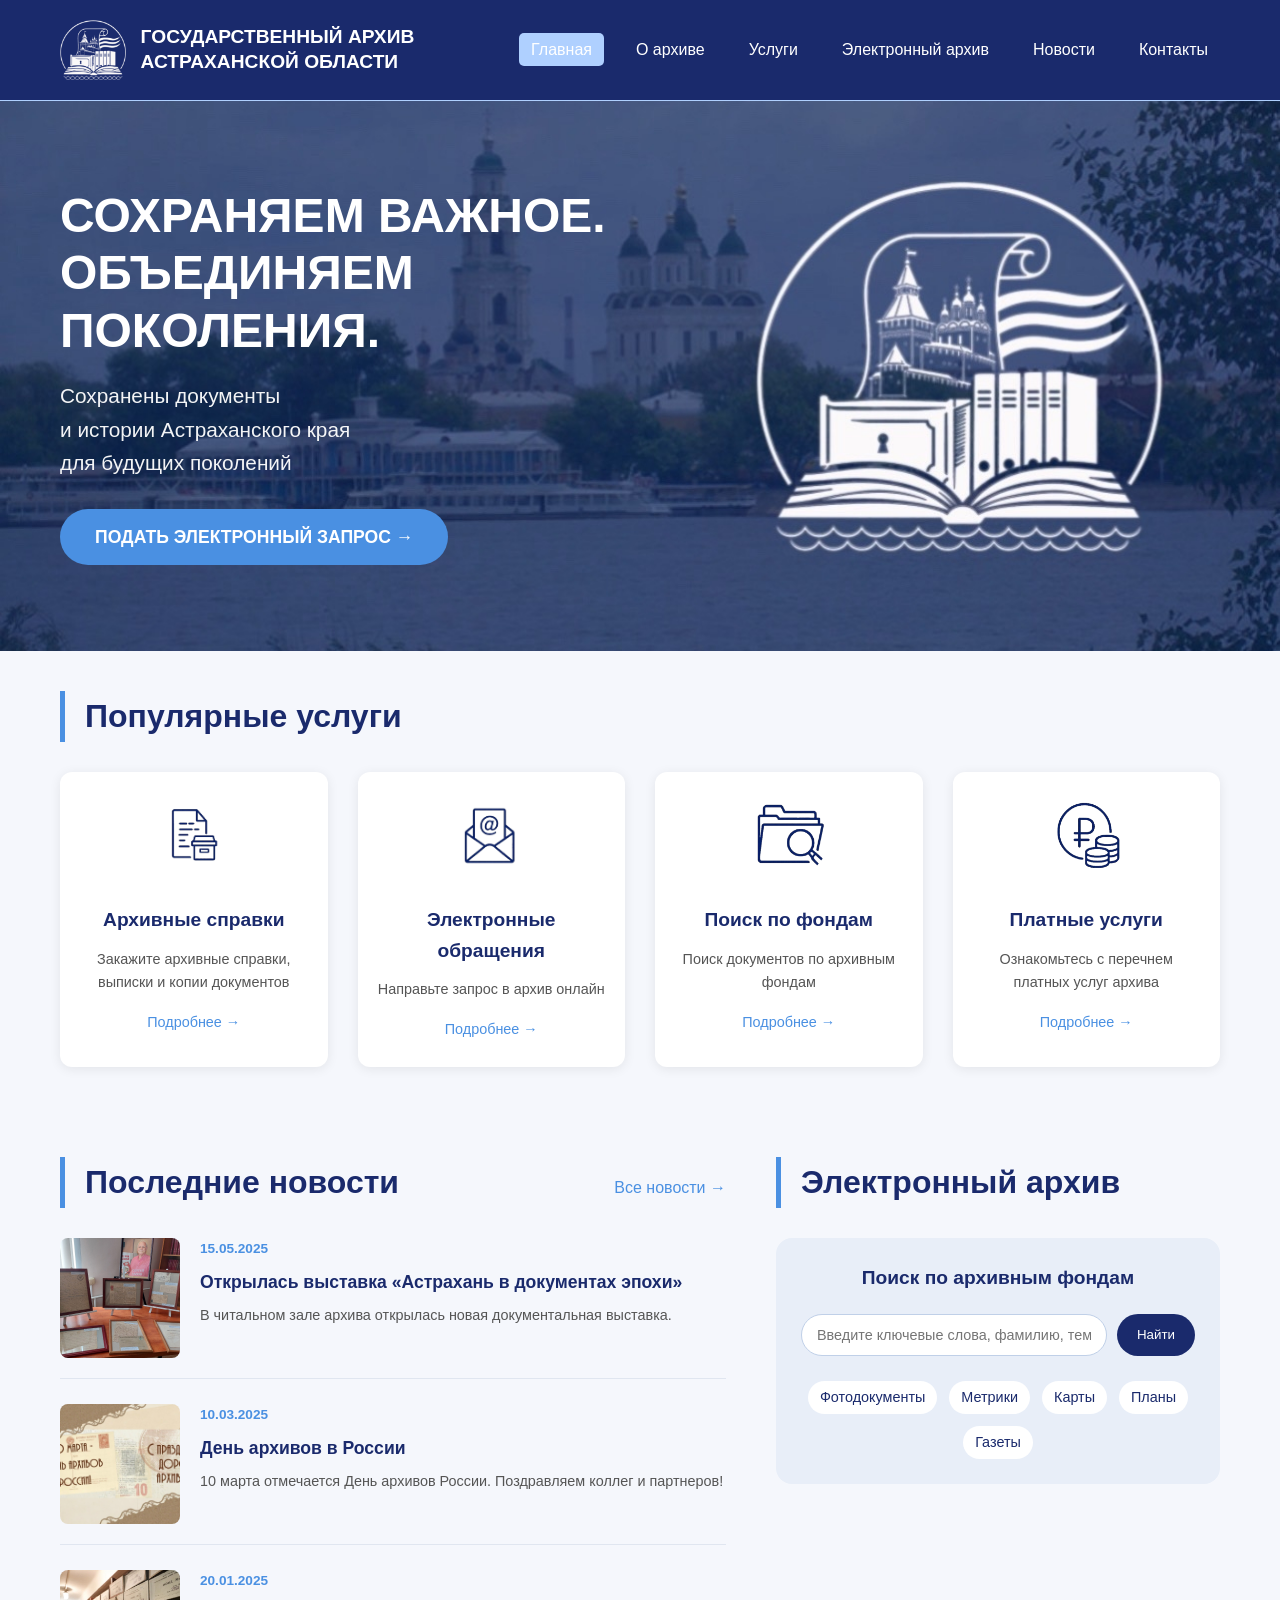
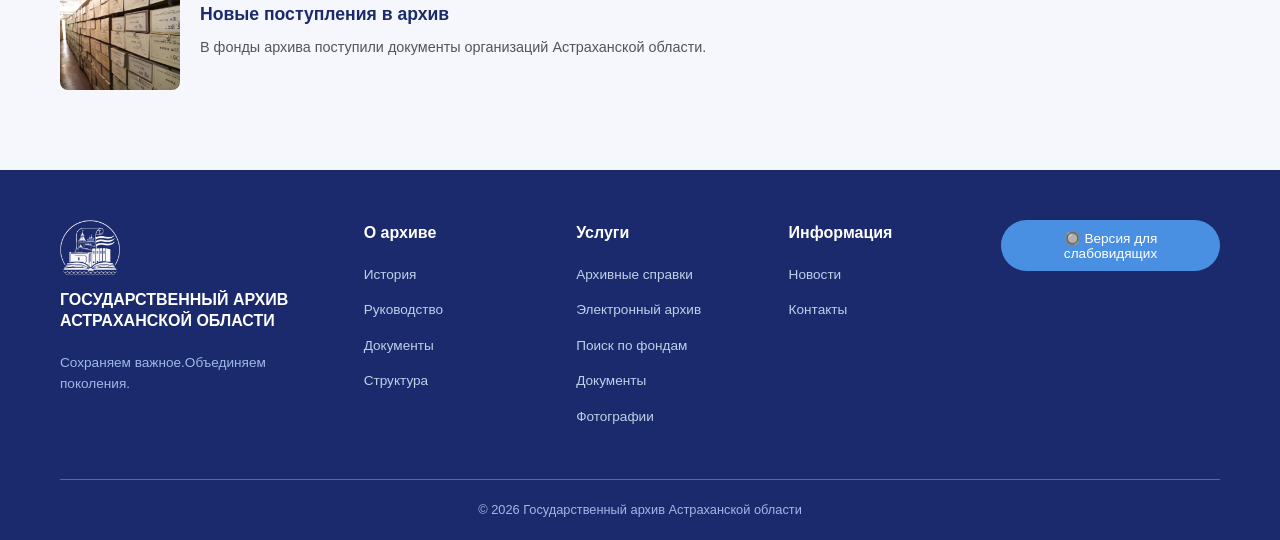
<file: index.html>
<!DOCTYPE html>
<html lang="ru">
<head>
    <meta charset="UTF-8">
    <meta name="viewport" content="width=device-width, initial-scale=1.0">
    <title>Главная - Государственный архив Астраханской области</title>
    <link rel="stylesheet" href="style.css">
</head>
<body>
    <header>
        <div class="container header-container">
            <div class="logo-area">
                <img src="images/logo.png" alt="Логотип" class="logo">
                <h1>ГОСУДАРСТВЕННЫЙ АРХИВ<br>АСТРАХАНСКОЙ ОБЛАСТИ</h1>
            </div>
            <nav>
                <ul>
                    <li><a href="index.html" class="active">Главная</a></li>
                    <li><a href="about.html">О архиве</a></li>
                    <li><a href="services.html">Услуги</a></li>
                    <li><a href="e-archive.html">Электронный архив</a></li>
                    <li><a href="news.html">Новости</a></li>
                    <li><a href="contacts.html">Контакты</a></li>
                </ul>
            </nav>
        </div>
    </header>

    <section class="hero-banner">
        <div class="container banner-content">
            <h2>СОХРАНЯЕМ ВАЖНОЕ.<br>ОБЪЕДИНЯЕМ ПОКОЛЕНИЯ.</h2>
            <p class="banner-subtitle">Сохранены документы <br>и истории Астраханского края <br>для будущих поколений</p>
            <a href="#" class="btn-banner">ПОДАТЬ ЭЛЕКТРОННЫЙ ЗАПРОС →</a>
        </div>
    </section>

    <main class="container">

        <section>
            <h2 class="section-title">Популярные услуги</h2>
            <div class="services-grid">
                <div class="service-card">
                    <img src="images/service-1.png" alt="Архивные справки" class="service-img">
                    <h3>Архивные справки</h3>
                    <p>Закажите архивные справки, выписки и копии документов</p>
                    <a href="services.html" class="service-link">Подробнее →</a>
                </div>
                <div class="service-card">
                    <img src="images/service-2.png" alt="Электронные обращения" class="service-img">
                    <h3>Электронные обращения</h3>
                    <p>Направьте запрос в архив онлайн</p>
                    <a href="services.html" class="service-link">Подробнее →</a>
                </div>
                <div class="service-card">
                    <img src="images/service-3.png" alt="Поиск по фондам" class="service-img">
                    <h3>Поиск по фондам</h3>
                    <p>Поиск документов по архивным фондам</p>
                    <a href="services.html" class="service-link">Подробнее →</a>
                </div>
                <div class="service-card">
                    <img src="images/service-4.png" alt="Платные услуги" class="service-img">
                    <h3>Платные услуги</h3>
                    <p>Ознакомьтесь с перечнем платных услуг архива</p>
                    <a href="services.html" class="service-link">Подробнее →</a>
                </div>
            </div>
        </section>

        <div class="two-columns">
            <div class="left-column">
                <div class="news-header">
                    <h2 class="section-title" style="margin-bottom: 10px;">Последние новости</h2>
                    <a href="news.html" class="all-news-link">Все новости →</a>
                </div>

                <div class="news-list-with-photo">
                    <div class="news-item-with-photo">
                        <img src="images/news-1.jpg" alt="Выставка" class="news-photo">
                        <div class="news-content">
                            <div class="news-date">15.05.2025</div>
                            <h3>Открылась выставка «Астрахань в документах эпохи»</h3>
                            <p>В читальном зале архива открылась новая документальная выставка.</p>
                        </div>
                    </div>

                    <div class="news-item-with-photo">
                        <img src="images/news-2.jpg" alt="День архивов" class="news-photo">
                        <div class="news-content">
                            <div class="news-date">10.03.2025</div>
                            <h3>День архивов в России</h3>
                            <p>10 марта отмечается День архивов России. Поздравляем коллег и партнеров!</p>
                        </div>
                    </div>

                    <div class="news-item-with-photo">
                        <img src="images/news-3.jpg" alt="Новые поступления" class="news-photo">
                        <div class="news-content">
                            <div class="news-date">20.01.2025</div>
                            <h3>Новые поступления в архив</h3>
                            <p>В фонды архива поступили документы организаций Астраханской области.</p>
                        </div>
                    </div>
                </div>
            </div>

            <div class="right-column">
                <h2 class="section-title">Электронный архив</h2>
                <div class="archive-block">
                    <h3>Поиск по архивным фондам</h3>
                    <div class="search-box">
                        <input type="text" placeholder="Введите ключевые слова, фамилию, тему...">
                        <button class="search-btn">Найти</button>
                    </div>
                    <div class="archive-tags">
                        <a href="#">Фотодокументы</a>
                        <a href="#">Метрики</a>
                        <a href="#">Карты</a>
                        <a href="#">Планы</a>
                        <a href="#">Газеты</a>
                    </div>
                </div>
            </div>
        </div>
    </main>

    <footer class="footer">
    <div class="container">
        <div class="footer-grid">
            <div class="footer-logo">
                <img src="images/logo.png" alt="Логотип" class="footer-logo-img">
                <h2>ГОСУДАРСТВЕННЫЙ АРХИВ АСТРАХАНСКОЙ ОБЛАСТИ</h2>
                <p class="footer-slogan">Сохраняем важное.Объединяем поколения.</p>
            </div>

            <div class="footer-col">
                <h3>О архиве</h3>
                <ul>
                    <li><a href="about.html">История</a></li>
                    <li><a href="about.html">Руководство</a></li>
                    <li><a href="about.html">Документы</a></li>
                    <li><a href="about.html">Структура</a></li>
                </ul>
            </div>

            <div class="footer-col">
                <h3>Услуги</h3>
                <ul>
                    <li><a href="services.html">Архивные справки</a></li>
                    <li><a href="e-archive.html">Электронный архив</a></li>
                    <li><a href="search.html">Поиск по фондам</a></li>
                    <li><a href="documents.html">Документы</a></li>
                    <li><a href="photos.html">Фотографии</a></li>
                </ul>
            </div>

            <div class="footer-col">
                <h3>Информация</h3>
                <ul>
                    <li><a href="news.html">Новости</a></li>
                    <li><a href="contacts.html">Контакты</a></li>
                </ul>
            </div>

            <div class="footer-col footer-blind">
                <button class="blind-btn" id="blindVersionBtn">🔘 Версия для слабовидящих</button>
            </div>
        </div>

        <div class="footer-bottom">
            <p>© 2026 Государственный архив Астраханской области</p>
        </div>
    </div>
</footer>
</body>
</html>
</file>
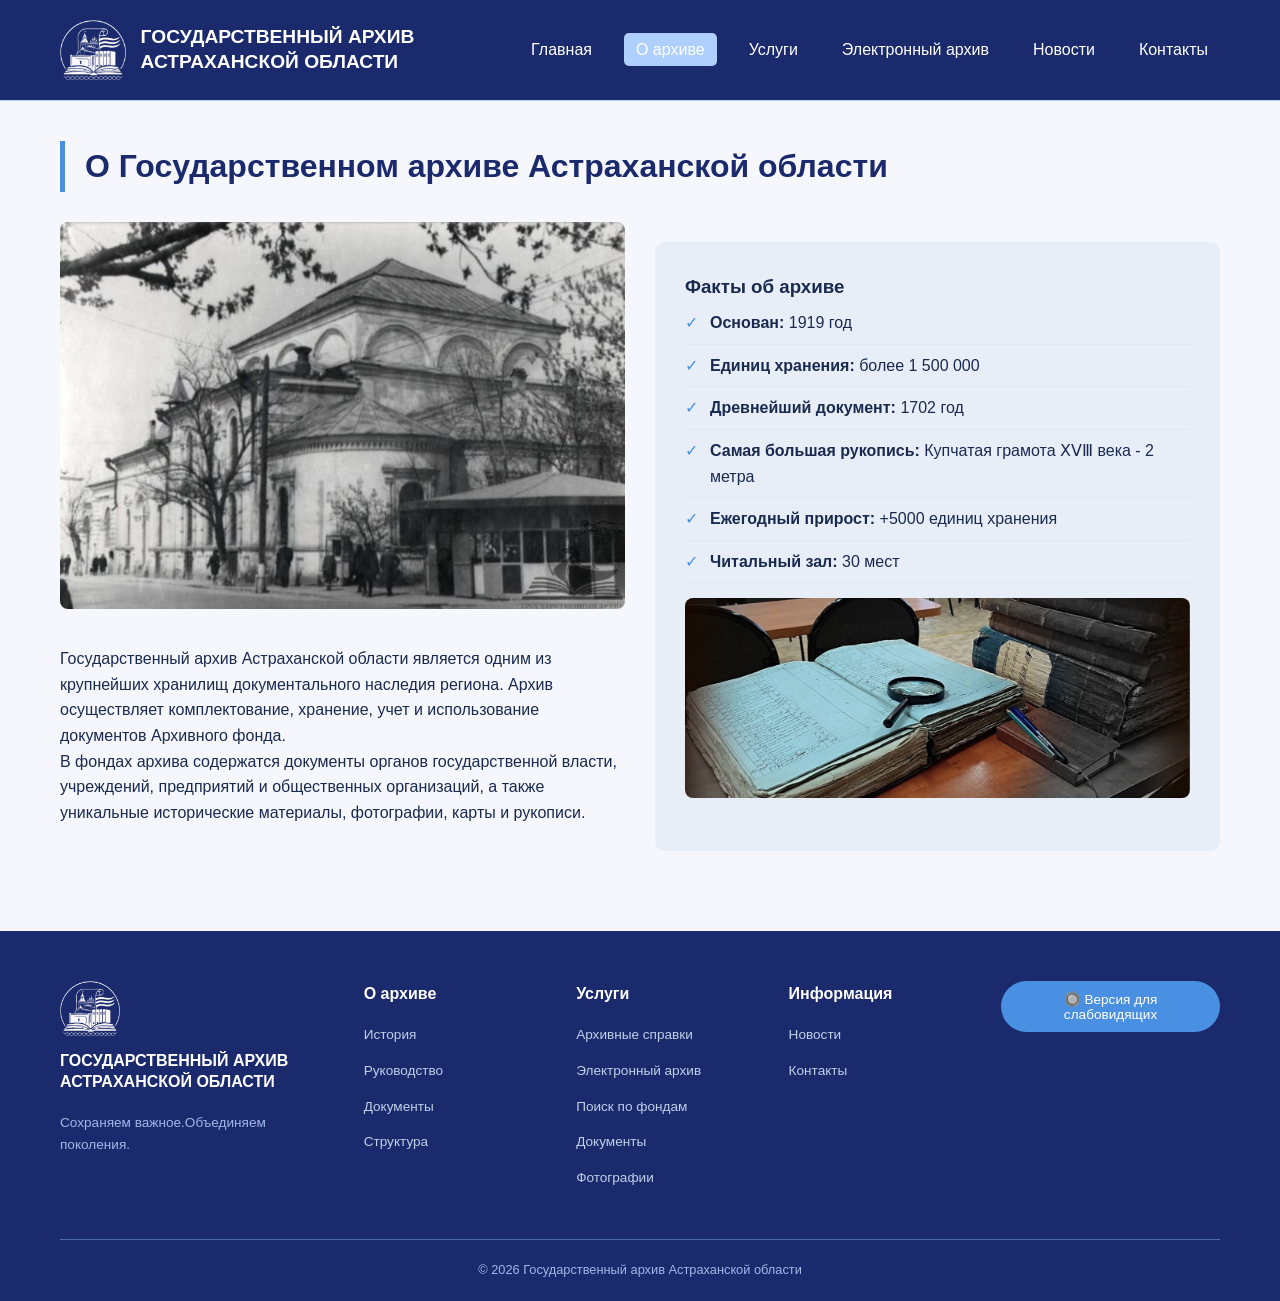
<file: about.html>
<!DOCTYPE html>
<html lang="ru">
<head>
    <meta charset="UTF-8">
    <meta name="viewport" content="width=device-width, initial-scale=1.0">
    <title>О архиве</title>
    <link rel="stylesheet" href="style.css">
</head>
<body>
<header>
        <div class="container header-container">
            <div class="logo-area">
                <img src="images/logo.png" alt="Логотип" class="logo">
                <h1>ГОСУДАРСТВЕННЫЙ АРХИВ<br>АСТРАХАНСКОЙ ОБЛАСТИ</h1>
            </div>
            <nav>
                <ul>
                    <li><a href="index.html">Главная</a></li>
                    <li><a href="about.html"class="active">О архиве</a></li>
                    <li><a href="services.html">Услуги</a></li>
                    <li><a href="e-archive.html">Электронный архив</a></li>
                    <li><a href="news.html">Новости</a></li>
                    <li><a href="contacts.html">Контакты</a></li>
                </ul>
            </nav>
        </div>
    </header>

    <main class="container">
        <h2 class="section-title">О Государственном архиве Астраханской области</h2>
        
        <div class="grid-2">
            <div>
                <img src="images/archive-building.jpg" alt="Здание архива" class="card-img" style="height: auto;">
                <p style="margin-top: 15px;">Государственный архив Астраханской области является одним из крупнейших хранилищ документального наследия региона. Архив осуществляет комплектование, хранение, учет и использование документов Архивного фонда.</p>
                <p>В фондах архива содержатся документы органов государственной власти, учреждений, предприятий и общественных организаций, а также уникальные исторические материалы, фотографии, карты и рукописи.</p>
            </div>
            <div class="info-block">
                <h3>Факты об архиве</h3>
                <ul class="service-list">
                    <li><strong>Основан:</strong> 1919 год</li>
                    <li><strong>Единиц хранения:</strong> более 1 500 000</li>
                    <li><strong>Древнейший документ:</strong> 1702 год</li>
                    <li><strong>Самая большая рукопись:</strong> Купчатая грамота ⅩⅤⅢ века - 2 метра</li>
                    <li><strong>Ежегодный прирост:</strong> +5000 единиц хранения</li>
                    <li><strong>Читальный зал:</strong> 30 мест</li>
                </ul>
                <img src="images/reading-room.jpg" alt="Читальный зал" class="card-img" style="margin-top: 15px;">
            </div>
        </div>
    </main>

   <footer class="footer">
    <div class="container">
        <div class="footer-grid">
            <div class="footer-logo">
                <img src="images/logo.png" alt="Логотип" class="footer-logo-img">
                <h2>ГОСУДАРСТВЕННЫЙ АРХИВ АСТРАХАНСКОЙ ОБЛАСТИ</h2>
                <p class="footer-slogan">Сохраняем важное.Объединяем поколения.</p>
            </div>

            <div class="footer-col">
                <h3>О архиве</h3>
                <ul>
                    <li><a href="about.html">История</a></li>
                    <li><a href="management.html">Руководство</a></li>
                    <li><a href="documents.html">Документы</a></li>
                    <li><a href="structure.html">Структура</a></li>
                </ul>
            </div>

            <div class="footer-col">
                <h3>Услуги</h3>
                <ul>
                    <li><a href="services.html">Архивные справки</a></li>
                    <li><a href="e-archive.html">Электронный архив</a></li>
                    <li><a href="search.html">Поиск по фондам</a></li>
                    <li><a href="documents.html">Документы</a></li>
                    <li><a href="photos.html">Фотографии</a></li>
                </ul>
            </div>

            <div class="footer-col">
                <h3>Информация</h3>
                <ul>
                    <li><a href="news.html">Новости</a></li>
                    <li><a href="contacts.html">Контакты</a></li>
                </ul>
            </div>

            <div class="footer-col footer-blind">
                <button class="blind-btn" id="blindVersionBtn">🔘 Версия для слабовидящих</button>
            </div>
        </div>

        <div class="footer-bottom">
            <p>© 2026 Государственный архив Астраханской области</p>
        </div>
    </div>
</footer>
</body>
</html>
</file>
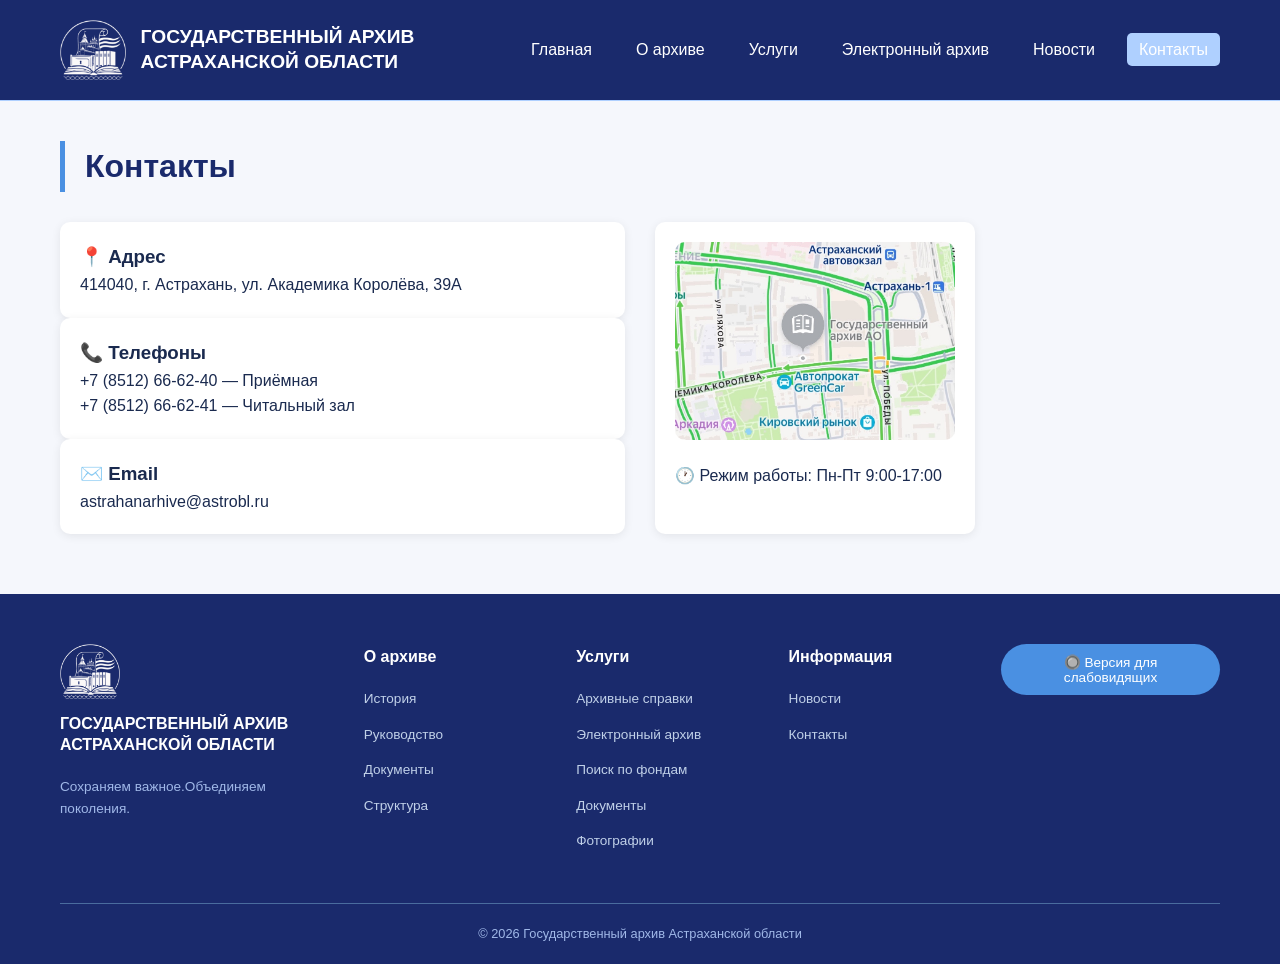
<file: contacts.html>
<!DOCTYPE html>
<html lang="ru">
<head>
    <meta charset="UTF-8">
    <meta name="viewport" content="width=device-width, initial-scale=1.0">
    <title>Контакты</title>
    <link rel="stylesheet" href="style.css">
</head>
<body>
   <header>
        <div class="container header-container">
            <div class="logo-area">
                <img src="images/logo.png" alt="Логотип" class="logo">
                <h1>ГОСУДАРСТВЕННЫЙ АРХИВ<br>АСТРАХАНСКОЙ ОБЛАСТИ</h1>
            </div>
            <nav>
                <ul>
                    <li><a href="index.html">Главная</a></li>
                    <li><a href="about.html">О архиве</a></li>
                    <li><a href="services.html">Услуги</a></li>
                    <li><a href="e-archive.html">Электронный архив</a></li>
                    <li><a href="news.html">Новости</a></li>
                    <li><a href="contacts.html"class="active">Контакты</a></li>
                </ul>
            </nav>
        </div>
    </header>

    <main class="container">
        <h2 class="section-title">Контакты</h2>
        <div class="grid-2">
            <div>
                <div class="card">
                    <h3>📍 Адрес</h3>
                    <p>414040, г. Астрахань, ул. Академика Королёва, 39А</p>
                </div>
                <div class="card">
                    <h3>📞 Телефоны</h3>
                    <p>+7 (8512) 66-62-40 — Приёмная</p>
                    <p>+7 (8512) 66-62-41 — Читальный зал</p>
                </div>
                <div class="card">
                    <h3>✉️ Email</h3>
                    <p>astrahanarhive@astrobl.ru</p>
                </div>
            </div>
            <div class="card" style="width: 320px; max-width: 100%;">
                    <img src="images/contacts-map.jpg" alt="Схема проезда" style="width: 100%; border-radius: 10px;">
                    <p style="margin-top: 15px;">🕐 Режим работы: Пн-Пт 9:00-17:00</p>
            </div>
        </div>
    </main>

    <footer class="footer">
    <div class="container">
        <div class="footer-grid">
            <div class="footer-logo">
                <img src="images/logo.png" alt="Логотип" class="footer-logo-img">
                <h2>ГОСУДАРСТВЕННЫЙ АРХИВ АСТРАХАНСКОЙ ОБЛАСТИ</h2>
                <p class="footer-slogan">Сохраняем важное.Объединяем поколения.</p>
            </div>

            <div class="footer-col">
                <h3>О архиве</h3>
                <ul>
                    <li><a href="about.html">История</a></li>
                    <li><a href="management.html">Руководство</a></li>
                    <li><a href="documents.html">Документы</a></li>
                    <li><a href="structure.html">Структура</a></li>
                </ul>
            </div>

            <div class="footer-col">
                <h3>Услуги</h3>
                <ul>
                    <li><a href="services.html">Архивные справки</a></li>
                    <li><a href="e-archive.html">Электронный архив</a></li>
                    <li><a href="search.html">Поиск по фондам</a></li>
                    <li><a href="documents.html">Документы</a></li>
                    <li><a href="photos.html">Фотографии</a></li>
                </ul>
            </div>

            <div class="footer-col">
                <h3>Информация</h3>
                <ul>
                    <li><a href="news.html">Новости</a></li>
                    <li><a href="contacts.html">Контакты</a></li>
                </ul>
            </div>

            <div class="footer-col footer-blind">
                <button class="blind-btn" id="blindVersionBtn">🔘 Версия для слабовидящих</button>
            </div>
        </div>

        <div class="footer-bottom">
            <p>© 2026 Государственный архив Астраханской области</p>
        </div>
    </div>
</footer>
</body>
</html>
</file>
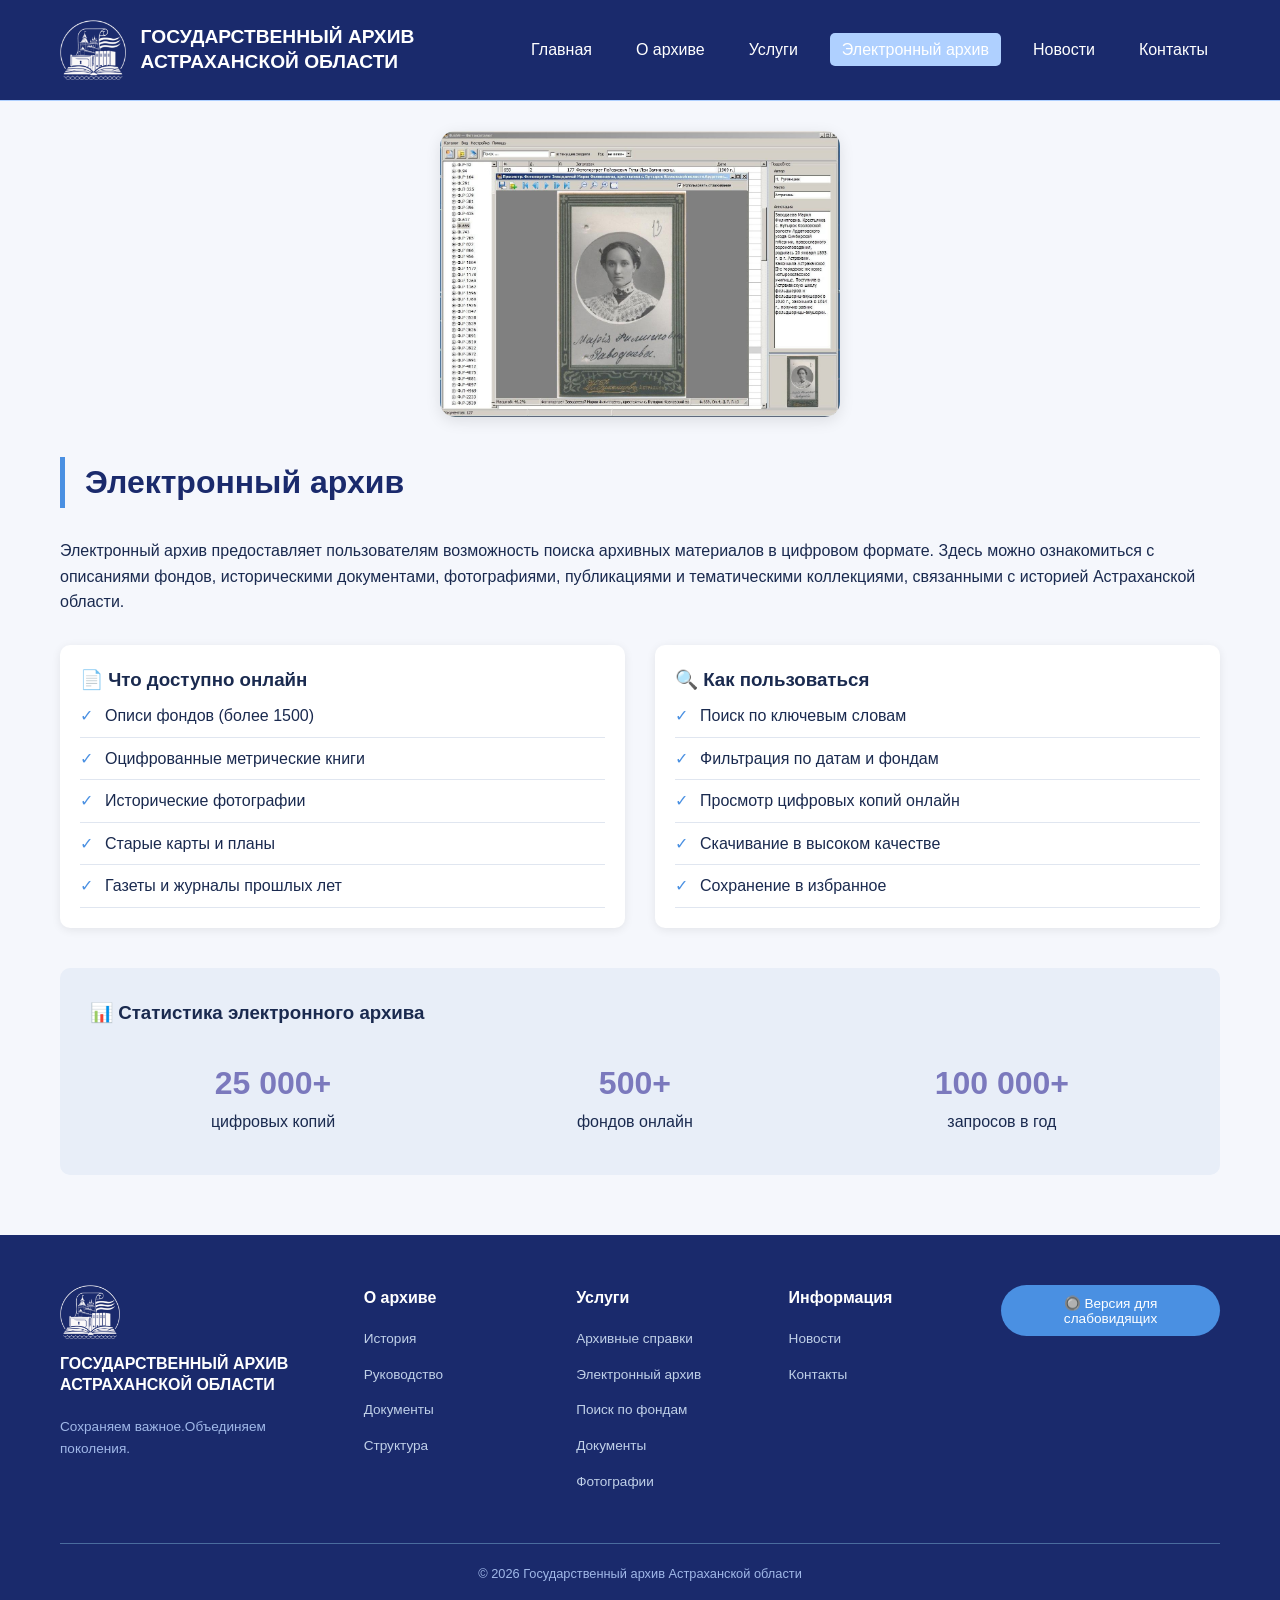
<file: e-archive.html>
<!DOCTYPE html>
<html lang="ru">
<head>
    <meta charset="UTF-8">
    <meta name="viewport" content="width=device-width, initial-scale=1.0">
    <title>Электронный архив - Государственный архив Астраханской области</title>
    <link rel="stylesheet" href="style.css">
</head>
<body>
    <header>
        <div class="container header-container">
            <div class="logo-area">
                <img src="images/logo.png" alt="Логотип" class="logo">
                <h1>ГОСУДАРСТВЕННЫЙ АРХИВ<br>АСТРАХАНСКОЙ ОБЛАСТИ</h1>
            </div>
            <nav>
                <ul>
                    <li><a href="index.html">Главная</a></li>
                    <li><a href="about.html">О архиве</a></li>
                    <li><a href="services.html">Услуги</a></li>
                    <li><a href="e-archive.html" class="active">Электронный архив</a></li>
                    <li><a href="news.html">Новости</a></li>
                    <li><a href="contacts.html">Контакты</a></li>
                </ul>
            </nav>
        </div>
    </header>

    <main class="container">
        <div style="display: flex; justify-content: center; margin: 30px 0;">
            <img src="images/e-archive-preview.jpg" alt="Электронный архив" style="max-width: 100%; width: 400px; border-radius: 15px; box-shadow: 0 4px 15px rgba(0,0,0,0.1);">
        </div>
        
        <h2 class="section-title">Электронный архив</h2>
        <p>Электронный архив предоставляет пользователям возможность поиска архивных материалов в цифровом формате. Здесь можно ознакомиться с описаниями фондов, историческими документами, фотографиями, публикациями и тематическими коллекциями, связанными с историей Астраханской области.</p>
        
        <div class="grid-2" style="margin-top: 30px;">
            <div class="card">
                <h3>📄 Что доступно онлайн</h3>
                <ul class="service-list">
                    <li>Описи фондов (более 1500)</li>
                    <li>Оцифрованные метрические книги</li>
                    <li>Исторические фотографии</li>
                    <li>Старые карты и планы</li>
                    <li>Газеты и журналы прошлых лет</li>
                </ul>
            </div>
            <div class="card">
                <h3>🔍 Как пользоваться</h3>
                <ul class="service-list">
                    <li>Поиск по ключевым словам</li>
                    <li>Фильтрация по датам и фондам</li>
                    <li>Просмотр цифровых копий онлайн</li>
                    <li>Скачивание в высоком качестве</li>
                    <li>Сохранение в избранное</li>
                </ul>
            </div>
        </div>

        <div class="info-block" style="margin-top: 20px;">
            <h3>📊 Статистика электронного архива</h3>
            <div style="display: flex; justify-content: space-around; flex-wrap: wrap; text-align: center; margin-top: 20px;">
                <div style="margin: 10px;">
                    <div style="font-size: 2rem; color: #7b79bd; font-weight: bold;">25 000+</div>
                    <div>цифровых копий</div>
                </div>
                <div style="margin: 10px;">
                    <div style="font-size: 2rem; color: #7b79bd; font-weight: bold;">500+</div>
                    <div>фондов онлайн</div>
                </div>
                <div style="margin: 10px;">
                    <div style="font-size: 2rem; color: #7b79bd; font-weight: bold;">100 000+</div>
                    <div>запросов в год</div>
                </div>
            </div>
        </div>
    </main>

    <footer class="footer">
    <div class="container">
        <div class="footer-grid">
            <div class="footer-logo">
                <img src="images/logo.png" alt="Логотип" class="footer-logo-img">
                <h2>ГОСУДАРСТВЕННЫЙ АРХИВ АСТРАХАНСКОЙ ОБЛАСТИ</h2>
                <p class="footer-slogan">Сохраняем важное.Объединяем поколения.</p>
            </div>

            <div class="footer-col">
                <h3>О архиве</h3>
                <ul>
                    <li><a href="about.html">История</a></li>
                    <li><a href="management.html">Руководство</a></li>
                    <li><a href="documents.html">Документы</a></li>
                    <li><a href="structure.html">Структура</a></li>
                </ul>
            </div>

            <div class="footer-col">
                <h3>Услуги</h3>
                <ul>
                    <li><a href="services.html">Архивные справки</a></li>
                    <li><a href="e-archive.html">Электронный архив</a></li>
                    <li><a href="search.html">Поиск по фондам</a></li>
                    <li><a href="documents.html">Документы</a></li>
                    <li><a href="photos.html">Фотографии</a></li>
                </ul>
            </div>

            <div class="footer-col">
                <h3>Информация</h3>
                <ul>
                    <li><a href="news.html">Новости</a></li>
                    <li><a href="contacts.html">Контакты</a></li>
                </ul>
            </div>

            <div class="footer-col footer-blind">
                <button class="blind-btn" id="blindVersionBtn">🔘 Версия для слабовидящих</button>
            </div>
        </div>

        <div class="footer-bottom">
            <p>© 2026 Государственный архив Астраханской области</p>
        </div>
    </div>
</footer>
</body>
</html>
</file>
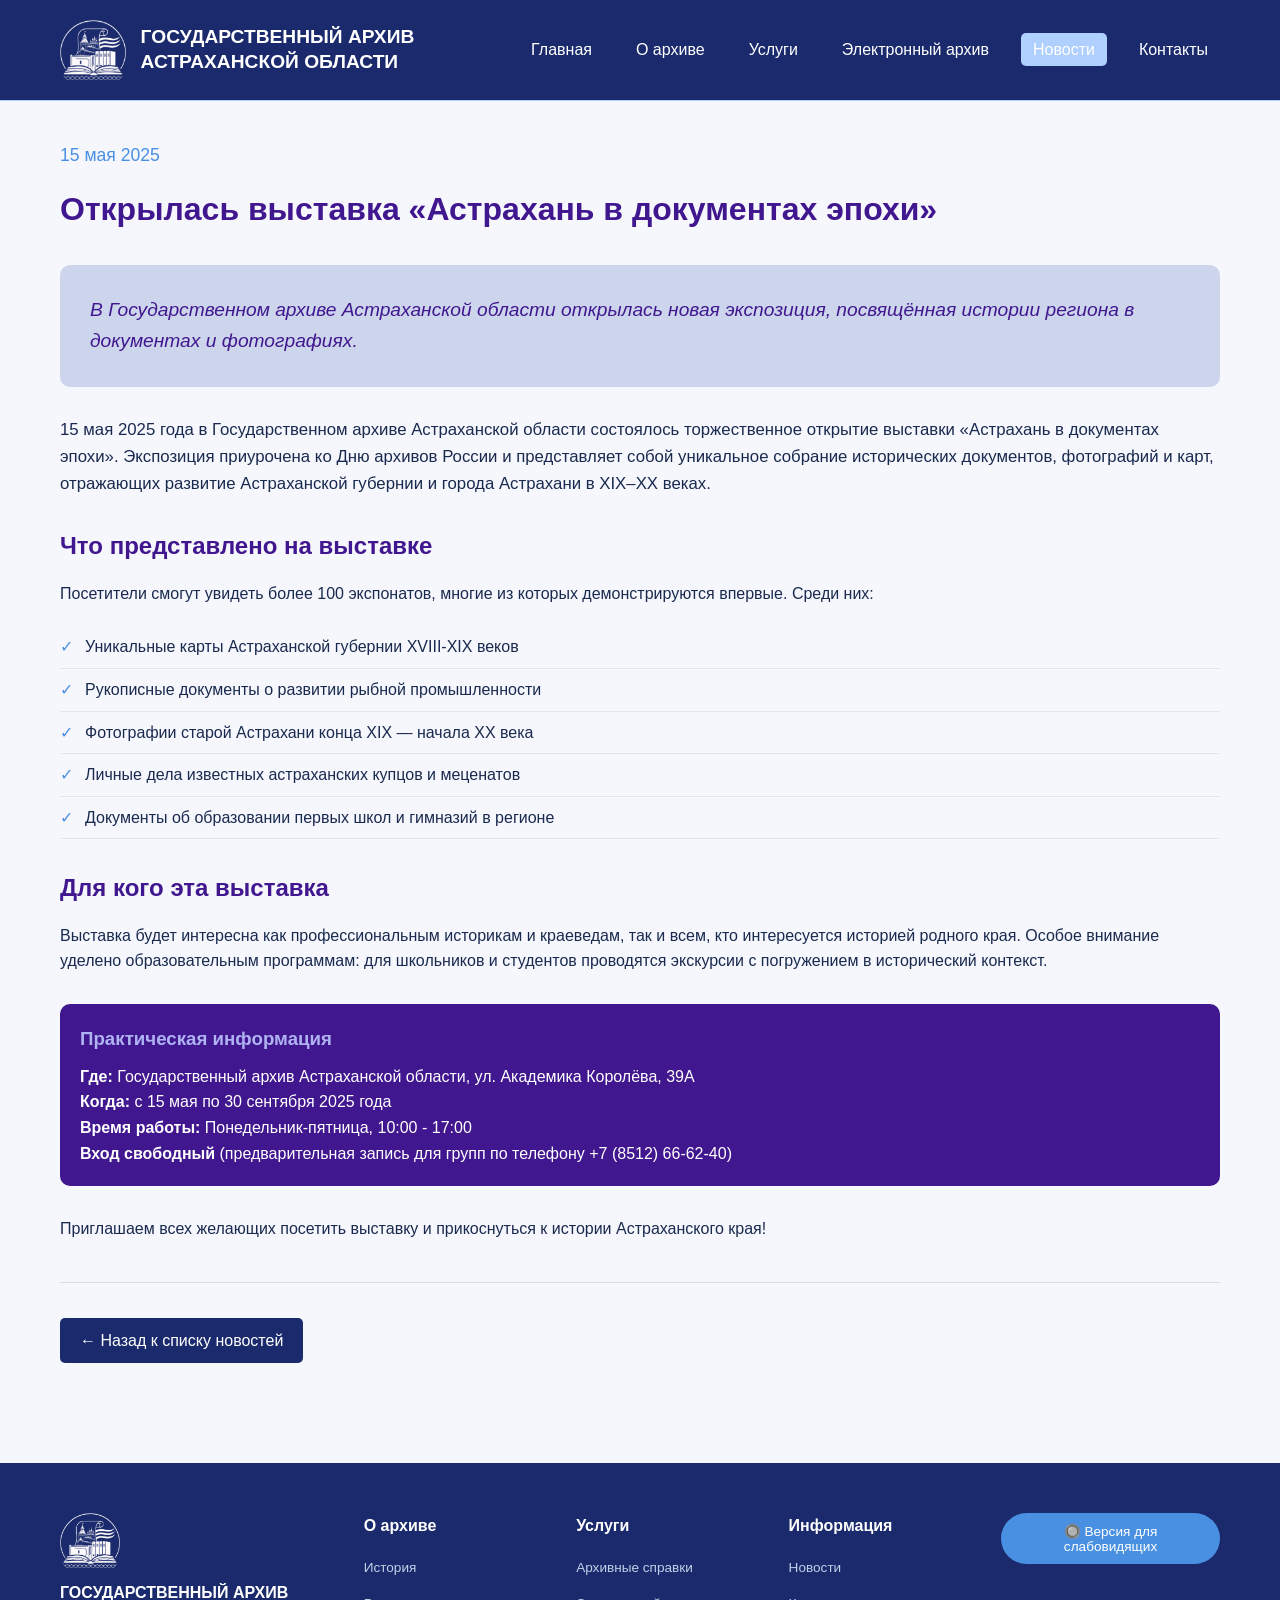
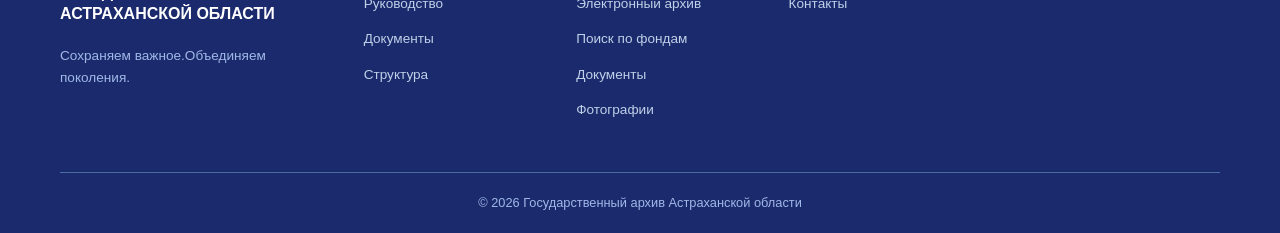
<file: news-single.html>
<!DOCTYPE html>
<html lang="ru">
<head>
    <meta charset="UTF-8">
    <meta name="viewport" content="width=device-width, initial-scale=1.0">
    <title>Открылась выставка «Астрахань в документах эпохи» - Государственный архив Астраханской области</title>
    <link rel="stylesheet" href="style.css">
</head>
<body>
   <header>
        <div class="container header-container">
            <div class="logo-area">
                <img src="images/logo.png" alt="Логотип" class="logo">
                <h1>ГОСУДАРСТВЕННЫЙ АРХИВ<br>АСТРАХАНСКОЙ ОБЛАСТИ</h1>
            </div>
            <nav>
                <ul>
                    <li><a href="index.html">Главная</a></li>
                    <li><a href="about.html">О архиве</a></li>
                    <li><a href="services.html">Услуги</a></li>
                    <li><a href="e-archive.html">Электронный архив</a></li>
                    <li><a href="news.html"class="active">Новости</a></li>
                    <li><a href="contacts.html">Контакты</a></li>
                </ul>
            </nav>
        </div>
    </header>

    <main class="container">
        <article style="padding: 40px 0;">
            <div class="date" style="font-size: 1.1rem; margin-bottom: 15px;">15 мая 2025</div>
            <h1 style="color: #41178f; font-size: 2rem; margin-bottom: 30px;">Открылась выставка «Астрахань в документах эпохи»</h1>
            
            <div style="background: #ccd5ec; padding: 30px; border-radius: 10px; margin-bottom: 30px;">
                <p style="font-size: 1.2rem; color: #41178f; font-style: italic;">В Государственном архиве Астраханской области открылась новая экспозиция, посвящённая истории региона в документах и фотографиях.</p>
            </div>
            
            <p style="margin-bottom: 20px; font-size: 1.05rem;">15 мая 2025 года в Государственном архиве Астраханской области состоялось торжественное открытие выставки «Астрахань в документах эпохи». Экспозиция приурочена ко Дню архивов России и представляет собой уникальное собрание исторических документов, фотографий и карт, отражающих развитие Астраханской губернии и города Астрахани в XIX–XX веках.</p>
            
            <h2 style="color: #41178f; margin: 30px 0 15px;">Что представлено на выставке</h2>
            <p style="margin-bottom: 20px;">Посетители смогут увидеть более 100 экспонатов, многие из которых демонстрируются впервые. Среди них:</p>
            <ul class="service-list" style="margin-bottom: 30px;">
                <li>Уникальные карты Астраханской губернии XVIII-XIX веков</li>
                <li>Рукописные документы о развитии рыбной промышленности</li>
                <li>Фотографии старой Астрахани конца XIX — начала XX века</li>
                <li>Личные дела известных астраханских купцов и меценатов</li>
                <li>Документы об образовании первых школ и гимназий в регионе</li>
            </ul>
            
            <h2 style="color: #41178f; margin: 30px 0 15px;">Для кого эта выставка</h2>
            <p style="margin-bottom: 20px;">Выставка будет интересна как профессиональным историкам и краеведам, так и всем, кто интересуется историей родного края. Особое внимание уделено образовательным программам: для школьников и студентов проводятся экскурсии с погружением в исторический контекст.</p>
            
            <div style="background: #41178f; color: #fff; padding: 20px; border-radius: 10px; margin: 30px 0;">
                <h3 style="color: #afb3f2; margin-bottom: 10px;">Практическая информация</h3>
                <p><strong>Где:</strong> Государственный архив Астраханской области, ул. Академика Королёва, 39А</p>
                <p><strong>Когда:</strong> с 15 мая по 30 сентября 2025 года</p>
                <p><strong>Время работы:</strong> Понедельник-пятница, 10:00 - 17:00</p>
                <p><strong>Вход свободный</strong> (предварительная запись для групп по телефону +7 (8512) 66-62-40)</p>
            </div>
            
            <p style="margin-top: 30px;">Приглашаем всех желающих посетить выставку и прикоснуться к истории Астраханского края!</p>
            
            <div style="margin-top: 40px; padding-top: 20px; border-top: 1px solid #ddd;">
                <a href="news.html" class="btn">← Назад к списку новостей</a>
            </div>
        </article>
    </main>

    <footer class="footer">
    <div class="container">
        <div class="footer-grid">
            <div class="footer-logo">
                <img src="images/logo.png" alt="Логотип" class="footer-logo-img">
                <h2>ГОСУДАРСТВЕННЫЙ АРХИВ АСТРАХАНСКОЙ ОБЛАСТИ</h2>
                <p class="footer-slogan">Сохраняем важное.Объединяем поколения.</p>
            </div>

            <div class="footer-col">
                <h3>О архиве</h3>
                <ul>
                    <li><a href="about.html">История</a></li>
                    <li><a href="management.html">Руководство</a></li>
                    <li><a href="documents.html">Документы</a></li>
                    <li><a href="structure.html">Структура</a></li>
                </ul>
            </div>

            <div class="footer-col">
                <h3>Услуги</h3>
                <ul>
                    <li><a href="services.html">Архивные справки</a></li>
                    <li><a href="e-archive.html">Электронный архив</a></li>
                    <li><a href="search.html">Поиск по фондам</a></li>
                    <li><a href="documents.html">Документы</a></li>
                    <li><a href="photos.html">Фотографии</a></li>
                </ul>
            </div>

            <div class="footer-col">
                <h3>Информация</h3>
                <ul>
                    <li><a href="news.html">Новости</a></li>
                    <li><a href="contacts.html">Контакты</a></li>
                </ul>
            </div>

            <div class="footer-col footer-blind">
                <button class="blind-btn" id="blindVersionBtn">🔘 Версия для слабовидящих</button>
            </div>
        </div>

        <div class="footer-bottom">
            <p>© 2026 Государственный архив Астраханской области</p>
        </div>
    </div>
</footer>
</body>
</html>
</file>
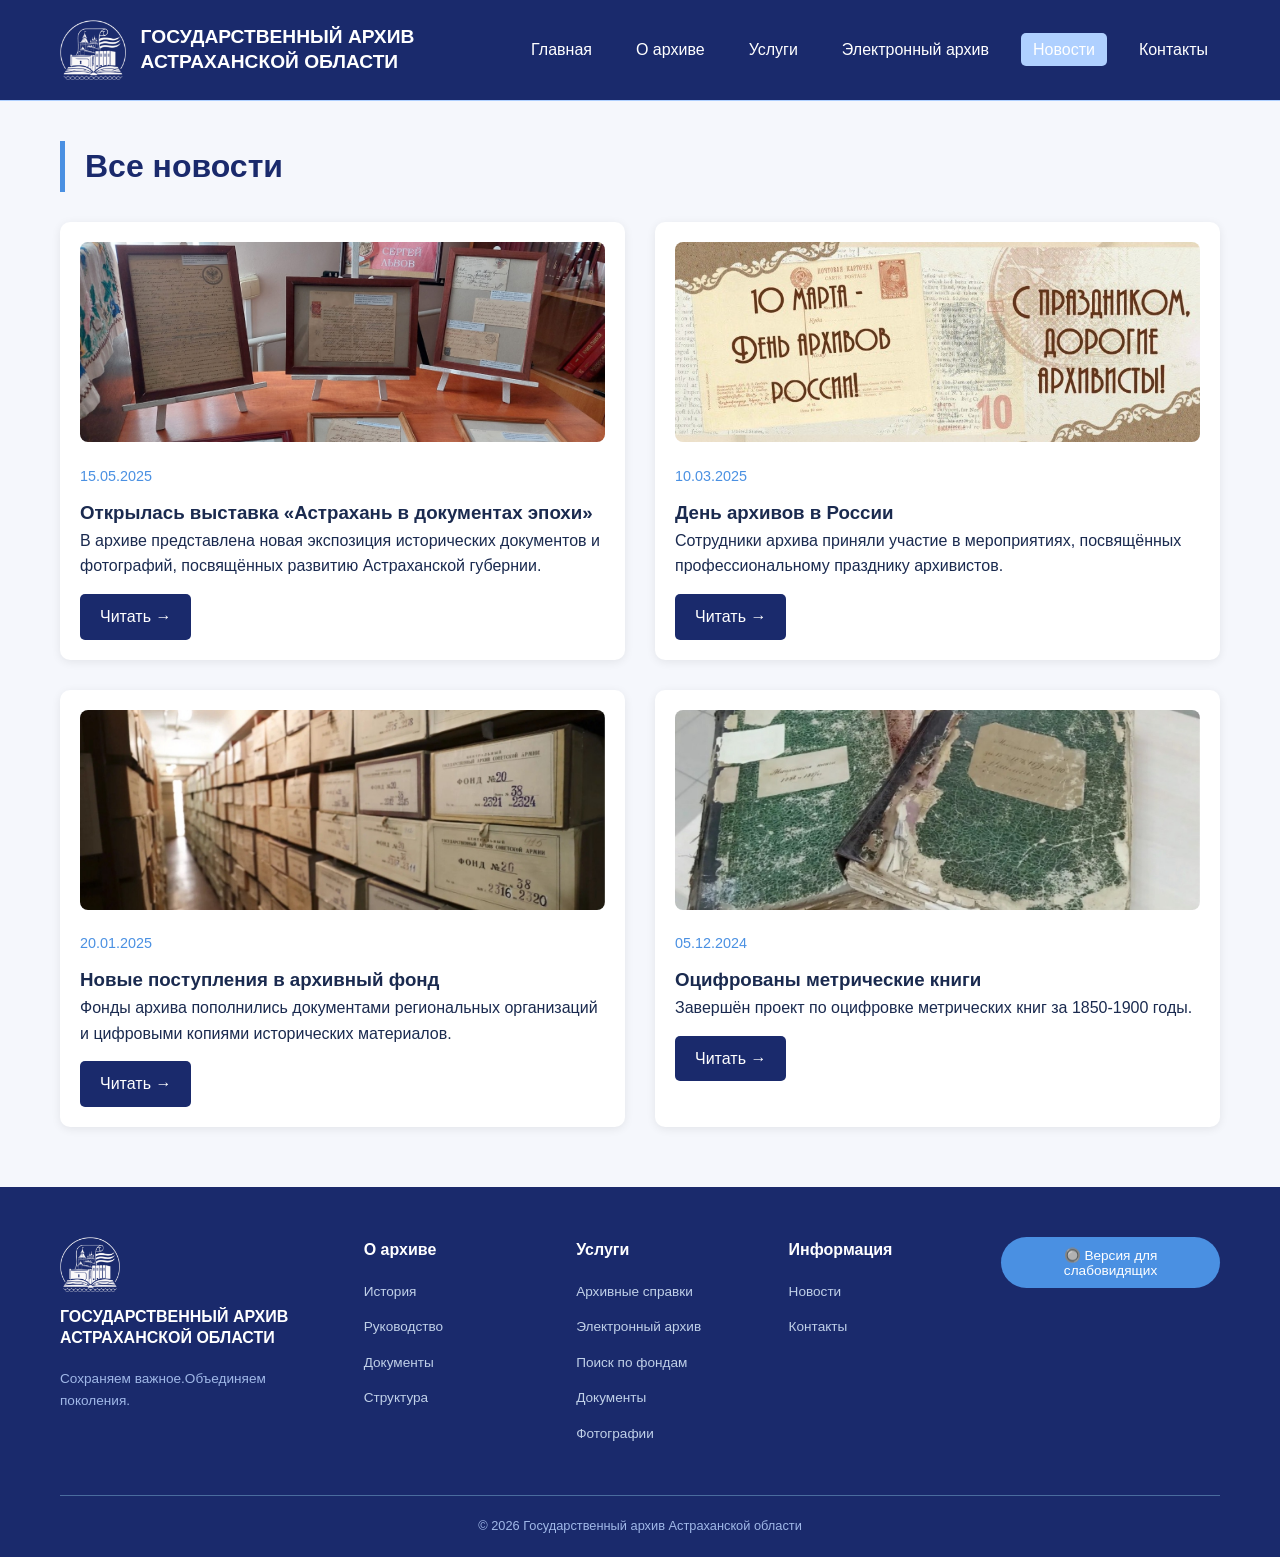
<file: news.html>
<!DOCTYPE html>
<html lang="ru">
<head>
    <meta charset="UTF-8">
    <meta name="viewport" content="width=device-width, initial-scale=1.0">
    <title>Новости</title>
    <link rel="stylesheet" href="style.css">
</head>
<body>
   <header>
        <div class="container header-container">
            <div class="logo-area">
                <img src="images/logo.png" alt="Логотип" class="logo">
                <h1>ГОСУДАРСТВЕННЫЙ АРХИВ<br>АСТРАХАНСКОЙ ОБЛАСТИ</h1>
            </div>
            <nav>
                <ul>
                    <li><a href="index.html">Главная</a></li>
                    <li><a href="about.html">О архиве</a></li>
                    <li><a href="services.html">Услуги</a></li>
                    <li><a href="e-archive.html">Электронный архив</a></li>
                    <li><a href="news.html"class="active">Новости</a></li>
                    <li><a href="contacts.html">Контакты</a></li>
                </ul>
            </nav>
        </div>
    </header>

    <main class="container">
        <h2 class="section-title">Все новости</h2>
        <div class="grid-2">
            <div class="card">
                <img src="images/news-1.jpg" class="card-img">
                <div class="date">15.05.2025</div>
                <h3>Открылась выставка «Астрахань в документах эпохи»</h3>
                <p>В архиве представлена новая экспозиция исторических документов и фотографий, посвящённых развитию Астраханской губернии.</p>
                <a href="news-single.html" class="btn">Читать →</a>
            </div>
            <div class="card">
                <img src="images/news-2.jpg" class="card-img">
                <div class="date">10.03.2025</div>
                <h3>День архивов в России</h3>
                <p>Сотрудники архива приняли участие в мероприятиях, посвящённых профессиональному празднику архивистов.</p>
                <a href="news-single.html" class="btn">Читать →</a>
            </div>
            <div class="card">
                <img src="images/news-3.jpg" class="card-img">
                <div class="date">20.01.2025</div>
                <h3>Новые поступления в архивный фонд</h3>
                <p>Фонды архива пополнились документами региональных организаций и цифровыми копиями исторических материалов.</p>
                <a href="news-single.html" class="btn">Читать →</a>
            </div>
            <div class="card">
                <img src="images/news-4.jpg" class="card-img">
                <div class="date">05.12.2024</div>
                <h3>Оцифрованы метрические книги</h3>
                <p>Завершён проект по оцифровке метрических книг за 1850-1900 годы.</p>
                <a href="news-single.html" class="btn">Читать →</a>
            </div>
        </div>
    </main>

   <footer class="footer">
    <div class="container">
        <div class="footer-grid">
            <div class="footer-logo">
                <img src="images/logo.png" alt="Логотип" class="footer-logo-img">
                <h2>ГОСУДАРСТВЕННЫЙ АРХИВ АСТРАХАНСКОЙ ОБЛАСТИ</h2>
                <p class="footer-slogan">Сохраняем важное.Объединяем поколения.</p>
            </div>

            <div class="footer-col">
                <h3>О архиве</h3>
                <ul>
                    <li><a href="about.html">История</a></li>
                    <li><a href="management.html">Руководство</a></li>
                    <li><a href="documents.html">Документы</a></li>
                    <li><a href="structure.html">Структура</a></li>
                </ul>
            </div>

            <div class="footer-col">
                <h3>Услуги</h3>
                <ul>
                    <li><a href="services.html">Архивные справки</a></li>
                    <li><a href="e-archive.html">Электронный архив</a></li>
                    <li><a href="search.html">Поиск по фондам</a></li>
                    <li><a href="documents.html">Документы</a></li>
                    <li><a href="photos.html">Фотографии</a></li>
                </ul>
            </div>

            <div class="footer-col">
                <h3>Информация</h3>
                <ul>
                    <li><a href="news.html">Новости</a></li>
                    <li><a href="contacts.html">Контакты</a></li>
                </ul>
            </div>

            <div class="footer-col footer-blind">
                <button class="blind-btn" id="blindVersionBtn">🔘 Версия для слабовидящих</button>
            </div>
        </div>

        <div class="footer-bottom">
            <p>© 2026 Государственный архив Астраханской области</p>
        </div>
    </div>
</footer>
</body>
</html>
</file>
<file: style.css>
* {
    margin: 0;
    padding: 0;
    box-sizing: border-box;
}

body {
    font-family: 'Segoe UI', Tahoma, Geneva, Verdana, sans-serif;
    line-height: 1.6;
    color: #1a2a4f;
    background-color: #f5f7fc;
}

.container {
    max-width: 1200px;
    margin: 0 auto;
    padding: 0 20px;
}

header {
    background-color: #1a2a6c;
    color: #fff;
    padding: 20px 0;
    border-bottom: 1px solid #afd0ff;
}

.header-container {
    display: flex;
    justify-content: space-between;
    align-items: center;
    flex-wrap: wrap;
}

.logo-area {
    display: flex;
    align-items: center;
    gap: 15px;
}

.logo {
    height: 60px;
    width: auto;
}

.logo-area h1 {
    font-size: 1.2rem;
    line-height: 1.3;
    margin: 0;
}

nav ul {
    display: flex;
    flex-wrap: wrap;
    list-style: none;
    gap: 20px;
}

nav ul li a {
    color: #fff;
    text-decoration: none;
    padding: 8px 12px;
    border-radius: 5px;
    transition: background 0.3s;
    font-weight: 500;
}

nav ul li a:hover,
nav ul li a.active {
    background-color: #afd0ff;
    color: #fff;
}

.hero-banner {
    position: relative;
    min-height: 550px;
    background-image: url('images/baner-bg.jpg');
    background-size: cover;
    background-position: center 30%;
    display: flex;
    align-items: center;
    text-align: left;
}

.banner-content {
    position: relative;
    z-index: 2;
    color: #fff;
    padding: 60px 20px;
    max-width: 700px;
    text-align: left;
    margin-left: 40px;
}

.banner-content h2 {
    font-size: 3rem;
    margin-bottom: 20px;
    line-height: 1.2;
    font-weight: 700;
}

.banner-subtitle {
    font-size: 1.3rem;
    margin-bottom: 30px;
    opacity: 0.95;
}

.btn-banner {
    display: inline-block;
    background-color: #4a90e2;
    color: #fff;
    padding: 14px 35px;
    text-decoration: none;
    font-weight: bold;
    border-radius: 50px;
    font-size: 1.1rem;
    transition: all 0.3s;
}

.btn-banner:hover {
    background-color: #afd0ff;
    color: #1a2a6c;
    transform: scale(1.05);
}

.section-title {
    font-size: 2rem;
    color: #1a2a6c;
    margin: 40px 0 30px;
    border-left: 5px solid #4a90e2;
    padding-left: 20px;
}

.grid-2 {
    display: grid;
    grid-template-columns: repeat(2, 1fr);
    gap: 30px;
    margin-bottom: 40px;
}

.card {
    background: #fff;
    border-radius: 10px;
    padding: 20px;
    box-shadow: 0 2px 10px rgba(0,0,0,0.08);
    transition: transform 0.2s;
}

.card:hover {
    transform: translateY(-5px);
    box-shadow: 0 5px 20px rgba(74,144,226,0.15);
}

.card-img {
    width: 100%;
    height: 200px;
    object-fit: cover;
    border-radius: 8px;
    margin-bottom: 15px;
}

.date {
    color: #4a90e2;
    font-size: 0.9rem;
    margin-bottom: 10px;
}

.btn {
    display: inline-block;
    background-color: #1a2a6c;
    color: #fff;
    padding: 10px 20px;
    text-decoration: none;
    border-radius: 5px;
    margin-top: 15px;
    transition: background 0.3s;
}

.btn:hover {
    background-color: #4a90e2;
    color: #fff;
}

.service-list {
    list-style: none;
}

.service-list li {
    padding: 8px 0;
    border-bottom: 1px solid #e0e6f0;
    padding-left: 25px;
    position: relative;
}

.service-list li:before {
    content: "✓";
    color: #4a90e2;
    position: absolute;
    left: 0;
}

.info-block {
    background: #e8eef8;
    padding: 30px;
    border-radius: 10px;
    margin: 20px 0;
}

footer {
    background-color: #1a2a6c;
    color: #fff;
    padding: 40px 0 20px;
    margin-top: 50px;
}

.footer-menu {
    display: flex;
    justify-content: center;
    flex-wrap: wrap;
    gap: 20px;
    margin-bottom: 20px;
}

.footer-menu a {
    color: #fff;
    text-decoration: none;
}

.footer-menu a:hover {
    color: #4a90e2;
}

.copyright {
    text-align: center;
    padding-top: 20px;
    border-top: 1px solid #4a6c9e;
    font-size: 0.9rem;
}

@media (max-width: 768px) {
    .header-container {
        flex-direction: column;
        text-align: center;
        gap: 15px;
    }
    .logo-area {
        flex-direction: column;
    }
    .grid-2 {
        grid-template-columns: 1fr;
    }
    nav ul {
        justify-content: center;
    }
    .banner-content h2 {
        font-size: 1.8rem;
    }
    .banner-subtitle {
        font-size: 1rem;
    }
    .hero-banner {
        min-height: 400px;
    }
    .banner-content {
        margin-left: 20px;
    }
}

.services-grid {
    display: grid;
    grid-template-columns: repeat(4, 1fr);
    gap: 30px;
    margin-bottom: 50px;
}

.service-card {
    background: #fff;
    border-radius: 12px;
    padding: 25px 20px;
    text-align: center;
    box-shadow: 0 2px 12px rgba(0,0,0,0.08);
    transition: all 0.3s;
}

.service-card:hover {
    transform: translateY(-5px);
    box-shadow: 0 8px 25px rgba(74,144,226,0.15);
}

.service-img {
    width: 80px;
    height: 80px;
    object-fit: cover;
    border-radius: 50%;
    margin-bottom: 20px;
}

.service-card h3 {
    color: #1a2a6c;
    margin-bottom: 12px;
    font-size: 1.2rem;
}

.service-card p {
    color: #555;
    font-size: 0.9rem;
    margin-bottom: 15px;
}

.service-link {
    color: #4a90e2;
    text-decoration: none;
    font-weight: 500;
    font-size: 0.9rem;
}

.service-link:hover {
    text-decoration: underline;
}

.news-list {
    display: flex;
    flex-direction: column;
    gap: 25px;
    margin-bottom: 20px;
}

.news-item {
    border-bottom: 1px solid #e0e6f0;
    padding-bottom: 20px;
}

.news-item:last-child {
    border-bottom: none;
}

.news-date {
    color: #4a90e2;
    font-size: 0.85rem;
    font-weight: 600;
    margin-bottom: 8px;
}

.news-item h3 {
    color: #1a2a6c;
    margin-bottom: 10px;
    font-size: 1.2rem;
}

.news-item p {
    color: #555;
}

.e-archive-section {
    margin: 50px 0;
}

.archive-search-block {
    background: #e8eef8;
    padding: 35px;
    border-radius: 16px;
    text-align: center;
}

.archive-search-block h3 {
    color: #1a2a6c;
    margin-bottom: 20px;
    font-size: 1.4rem;
}

.search-box {
    display: flex;
    gap: 15px;
    max-width: 600px;
    margin: 0 auto 25px;
}

.search-box input {
    flex: 1;
    padding: 14px 18px;
    border: 1px solid #c0d0e8;
    border-radius: 50px;
    font-size: 1rem;
    outline: none;
}

.search-box input:focus {
    border-color: #4a90e2;
}

.search-btn {
    background-color: #1a2a6c;
    color: #fff;
    border: none;
    padding: 0 25px;
    border-radius: 50px;
    font-weight: bold;
    cursor: pointer;
    transition: background 0.3s;
}

.search-btn:hover {
    background-color: #4a90e2;
}

.archive-links {
    display: flex;
    justify-content: center;
    flex-wrap: wrap;
    gap: 20px;
    margin-bottom: 30px;
}

.archive-links a {
    color: #1a2a6c;
    text-decoration: none;
    font-weight: 500;
    padding: 5px 10px;
    border-radius: 20px;
    transition: all 0.3s;
}

.archive-links a:hover {
    background-color: #4a90e2;
    color: #fff;
}

@media (max-width: 1000px) {
    .services-grid {
        grid-template-columns: repeat(2, 1fr);
    }
}

@media (max-width: 600px) {
    .services-grid {
        grid-template-columns: 1fr;
    }
    .search-box {
        flex-direction: column;
    }
    .search-btn {
        padding: 12px;
    }
}

.two-columns {
    display: flex;
    gap: 50px;
    margin: 40px 0;
}

.left-column {
    flex: 1.5;
}

.right-column {
    flex: 1;
}

.news-header {
    display: flex;
    justify-content: space-between;
    align-items: baseline;
    flex-wrap: wrap;
    margin-bottom: 20px;
}

.all-news-link {
    color: #4a90e2;
    text-decoration: none;
    font-weight: 500;
}

.all-news-link:hover {
    text-decoration: underline;
}

.news-list-with-photo {
    display: flex;
    flex-direction: column;
    gap: 25px;
}

.news-item-with-photo {
    display: flex;
    gap: 20px;
    padding-bottom: 20px;
    border-bottom: 1px solid #e0e6f0;
}

.news-item-with-photo:last-child {
    border-bottom: none;
}

.news-photo {
    width: 120px;
    height: 120px;
    object-fit: cover;
    border-radius: 8px;
    flex-shrink: 0;
}

.news-content {
    flex: 1;
}

.news-content .news-date {
    color: #4a90e2;
    font-size: 0.85rem;
    font-weight: 600;
    margin-bottom: 8px;
}

.news-content h3 {
    color: #1a2a6c;
    margin-bottom: 8px;
    font-size: 1.1rem;
}

.news-content p {
    color: #555;
    font-size: 0.9rem;
}

.archive-block {
    background: #e8eef8;
    padding: 25px;
    border-radius: 16px;
    text-align: center;
}

.archive-block h3 {
    color: #1a2a6c;
    margin-bottom: 20px;
    font-size: 1.2rem;
}

.search-box {
    display: flex;
    gap: 10px;
    margin-bottom: 25px;
}

.search-box input {
    flex: 1;
    padding: 12px 15px;
    border: 1px solid #c0d0e8;
    border-radius: 50px;
    font-size: 0.9rem;
    outline: none;
}

.search-box input:focus {
    border-color: #4a90e2;
}

.search-btn {
    background-color: #1a2a6c;
    color: #fff;
    border: none;
    padding: 0 20px;
    border-radius: 50px;
    cursor: pointer;
    font-weight: 500;
}

.search-btn:hover {
    background-color: #4a90e2;
}

.archive-tags {
    display: flex;
    flex-wrap: wrap;
    justify-content: center;
    gap: 12px;
}

.archive-tags a {
    color: #1a2a6c;
    text-decoration: none;
    font-weight: 500;
    font-size: 0.9rem;
    padding: 5px 12px;
    border-radius: 20px;
    background: white;
}

.archive-tags a:hover {
    background-color: #4a90e2;
    color: #fff;
}

@media (max-width: 768px) {
    .two-columns {
        flex-direction: column;
        gap: 30px;
    }
    .news-item-with-photo {
        flex-direction: column;
        align-items: center;
        text-align: center;
    }
    .news-photo {
        width: 100%;
        height: 180px;
    }
    .news-header {
        flex-direction: column;
        gap: 10px;
    }
}

@media (max-width: 768px) {
    .container {
        padding: 0 15px;
    }

    .section-title {
        font-size: 1.5rem;
        margin: 30px 0 20px;
    }

    .grid-2 {
        grid-template-columns: 1fr !important;
        gap: 20px;
    }

    .card-img {
        height: auto;
        max-height: 200px;
    }

    .news-list .card {
        margin-bottom: 20px;
    }

    .news-list .card img {
        width: 100%;
        height: 160px;
        object-fit: cover;
    }

    .contacts-grid {
        grid-template-columns: 1fr !important;
        gap: 20px;
    }

    .card[style*="width: 300px"] {
        width: 100% !important;
        margin: 0 auto;
    }

    .card img[alt="Схема проезда"] {
        width: 100% !important;
    }

    .info-block {
        padding: 20px;
        margin: 15px 0;
    }

    .footer-menu {
        flex-direction: column;
        align-items: center;
        gap: 10px;
    }

    .search-box {
        flex-direction: column;
    }

    .search-btn {
        padding: 10px;
    }

    .archive-links, .archive-tags {
        justify-content: center;
    }
}

@media (max-width: 480px) {
    body {
        font-size: 14px;
    }

    .section-title {
        font-size: 1.3rem;
    }

    .btn {
        padding: 8px 16px;
        font-size: 0.85rem;
    }

    .footer-menu a {
        font-size: 0.85rem;
    }

    .service-card {
        padding: 15px;
    }

    .service-img {
        width: 60px;
        height: 60px;
    }

    .service-card h3 {
        font-size: 1rem;
    }

    .service-card p {
        font-size: 0.8rem;
    }
}

.footer {
    background-color: #1a2a6c;
    color: #fff;
    padding: 50px 0 20px;
    margin-top: 60px;
}

.footer-grid {
    display: grid;
    grid-template-columns: 1.5fr 1fr 1fr 1fr 1.2fr;
    gap: 30px;
    margin-bottom: 40px;
}

.footer-logo {
    display: flex;
    flex-direction: column;
    gap: 15px;
}

.footer-logo-img {
    width: 60px;
    height: auto;
}

.footer-logo h2 {
    font-size: 1rem;
    line-height: 1.3;
    margin: 0;
    color: #fff;
}

.footer-slogan {
    font-size: 0.85rem;
    color: #a0b8e8;
    margin-top: 5px;
}

.footer-col h3 {
    font-size: 1rem;
    margin-bottom: 15px;
    color: #fff;
    font-weight: 600;
}

.footer-col ul {
    list-style: none;
    padding: 0;
}

.footer-col ul li {
    margin-bottom: 10px;
}

.footer-col ul li a {
    color: #c0d0e8;
    text-decoration: none;
    font-size: 0.85rem;
    transition: color 0.3s;
}

.footer-col ul li a:hover {
    color: #4a90e2;
}

.blind-btn {
    background-color: #4a90e2;
    color: #fff;
    border: none;
    padding: 10px 15px;
    border-radius: 30px;
    cursor: pointer;
    font-size: 0.85rem;
    transition: background 0.3s;
    width: 100%;
}

.blind-btn:hover {
    background-color: #b3b0ff;
    color: #1a2a6c;
}

.footer-bottom {
    text-align: center;
    padding-top: 20px;
    border-top: 1px solid #4a6c9e;
    font-size: 0.8rem;
    color: #a0b8e8;
}

@media (max-width: 900px) {
    .footer-grid {
        grid-template-columns: repeat(2, 1fr);
        gap: 30px;
    }
    .footer-logo {
        grid-column: span 2;
        text-align: center;
        align-items: center;
    }
}

@media (max-width: 600px) {
    .footer-grid {
        grid-template-columns: 1fr;
        text-align: center;
    }
    .footer-logo {
        grid-column: span 1;
    }
    .footer-col ul {
        text-align: center;
    }
    .blind-btn {
        width: auto;
        padding: 10px 20px;
    }
}

.services-header {
    text-align: center;
    margin: 40px 0 50px;
}

.page-title {
    font-size: 2.5rem;
    color: #1a2a6c;
    margin-bottom: 15px;
}

.page-subtitle {
    font-size: 1.1rem;
    color: #555;
    max-width: 700px;
    margin: 0 auto;
}

.service-category {
    margin-bottom: 40px;
    padding-bottom: 30px;
    border-bottom: 1px solid #e0e6f0;
}

.category-header {
    display: flex;
    align-items: center;
    gap: 15px;
    margin-bottom: 20px;
}

.category-icon {
    width: 40px;
    height: 40px;
    object-fit: contain;
}

.category-header h2 {
    font-size: 1.5rem;
    color: #1a2a6c;
    margin: 0;
}

.service-list-grid {
    display: grid;
    grid-template-columns: repeat(2, 1fr);
    gap: 15px;
}

.service-item {
    display: flex;
    justify-content: space-between;
    align-items: center;
    padding: 12px 15px;
    background: #f5f7fc;
    border-radius: 8px;
    transition: all 0.3s;
}

.service-item:hover {
    background: #e8eef8;
    transform: translateX(5px);
}

.service-name {
    color: #1a2a6c;
    font-weight: 500;
}

.service-price {
    color: #4a90e2;
    font-weight: 600;
}

.service-card-wide {
    background: linear-gradient(135deg, #e8eef8 0%, #d4e0f0 100%);
    padding: 25px;
    border-radius: 12px;
    text-align: center;
}

.service-card-wide p {
    color: #1a2a6c;
    font-size: 1rem;
    margin: 0;
}

.services-quick-links {
    background: #e8eef8;
    padding: 25px;
    border-radius: 12px;
    margin: 40px 0 30px;
}

.quick-links-row {
    display: flex;
    flex-wrap: wrap;
    justify-content: center;
    gap: 20px;
    margin-bottom: 15px;
}

.quick-links-row:last-child {
    margin-bottom: 0;
}

.quick-links-row a {
    color: #1a2a6c;
    text-decoration: none;
    font-weight: 500;
    padding: 5px 10px;
    border-radius: 20px;
    transition: all 0.3s;
}

.quick-links-row a:hover {
    background-color: #4a90e2;
    color: #fff;
}

.blind-version-section {
    text-align: center;
    margin: 40px 0;
}

.blind-version-btn {
    background-color: #1a2a6c;
    color: #fff;
    border: none;
    padding: 12px 30px;
    border-radius: 30px;
    cursor: pointer;
    font-size: 1rem;
    transition: background 0.3s;
}

.blind-version-btn:hover {
    background-color: #4a90e2;
}

@media (max-width: 600px) {
    .service-list-grid {
        grid-template-columns: 1fr;
    }
    .page-title {
        font-size: 1.8rem;
    }
    .quick-links-row {
        gap: 10px;
    }
    .quick-links-row a {
        font-size: 0.8rem;
    }
}

.services-hero {
    text-align: center;
    margin: 50px 0 60px;
}

.services-hero h1 {
    font-size: 2.8rem;
    color: #1a2a6c;
    margin-bottom: 15px;
}

.services-hero p {
    font-size: 1.2rem;
    color: #555;
    max-width: 700px;
    margin: 0 auto;
}

.service-block {
    display: flex;
    gap: 50px;
    margin-bottom: 60px;
    align-items: center;
    background: #fff;
    border-radius: 20px;
    padding: 30px;
    box-shadow: 0 5px 20px rgba(0,0,0,0.05);
    transition: transform 0.3s;
}

.service-block:hover {
    transform: translateY(-5px);
}

.service-block.reverse {
    flex-direction: row-reverse;
}

.service-image {
    flex: 1;
}

.service-image img {
    width: 100%;
    height: auto;
    
    border-radius: 15px;
    box-shadow: 0 5px 15px rgba(0,0,0,0.1);
}

.service-info {
    flex: 1;
    padding: 20px;
}

.service-info h2 {
    font-size: 1.8rem;
    color: #1a2a6c;
    margin-bottom: 20px;
}

.service-info p {
    font-size: 1rem;
    color: #555;
    line-height: 1.6;
    margin-bottom: 25px;
}

.service-buttons {
    display: flex;
    gap: 15px;
    flex-wrap: wrap;
}

.service-btn {
    background-color: #1a2a6c;
    color: #fff;
    padding: 12px 25px;
    text-decoration: none;
    border-radius: 40px;
    font-weight: 500;
    transition: all 0.3s;
}

.service-btn:hover {
    background-color: #4a90e2;
    transform: scale(1.03);
}

.service-btn-outline {
    background-color: transparent;
    color: #1a2a6c;
    padding: 12px 25px;
    text-decoration: none;
    border-radius: 40px;
    font-weight: 500;
    border: 2px solid #1a2a6c;
    transition: all 0.3s;
}

.service-btn-outline:hover {
    background-color: #1a2a6c;
    color: #fff;
}

.services-footer-links {
    background: #e8eef8;
    padding: 30px;
    border-radius: 20px;
    text-align: center;
    margin: 50px 0 30px;
}

.quick-links {
    display: flex;
    flex-wrap: wrap;
    justify-content: center;
    gap: 20px;
    margin-bottom: 20px;
}

.quick-links a {
    color: #1a2a6c;
    text-decoration: none;
    font-weight: 500;
    padding: 8px 16px;
    border-radius: 30px;
    background: white;
    transition: all 0.3s;
}

.quick-links a:hover {
    background-color: #4a90e2;
    color: #fff;
}

.tech-text {
    color: #1a2a6c;
    font-weight: 600;
    margin-top: 15px;
    letter-spacing: 1px;
}

@media (max-width: 900px) {
    .service-block {
        flex-direction: column;
        padding: 20px;
    }
    .service-block.reverse {
        flex-direction: column;
    }
    .service-image img {
        height: 220px;
    }
    .service-info h2 {
        font-size: 1.4rem;
    }
    .services-hero h1 {
        font-size: 2rem;
    }
}
</file>
